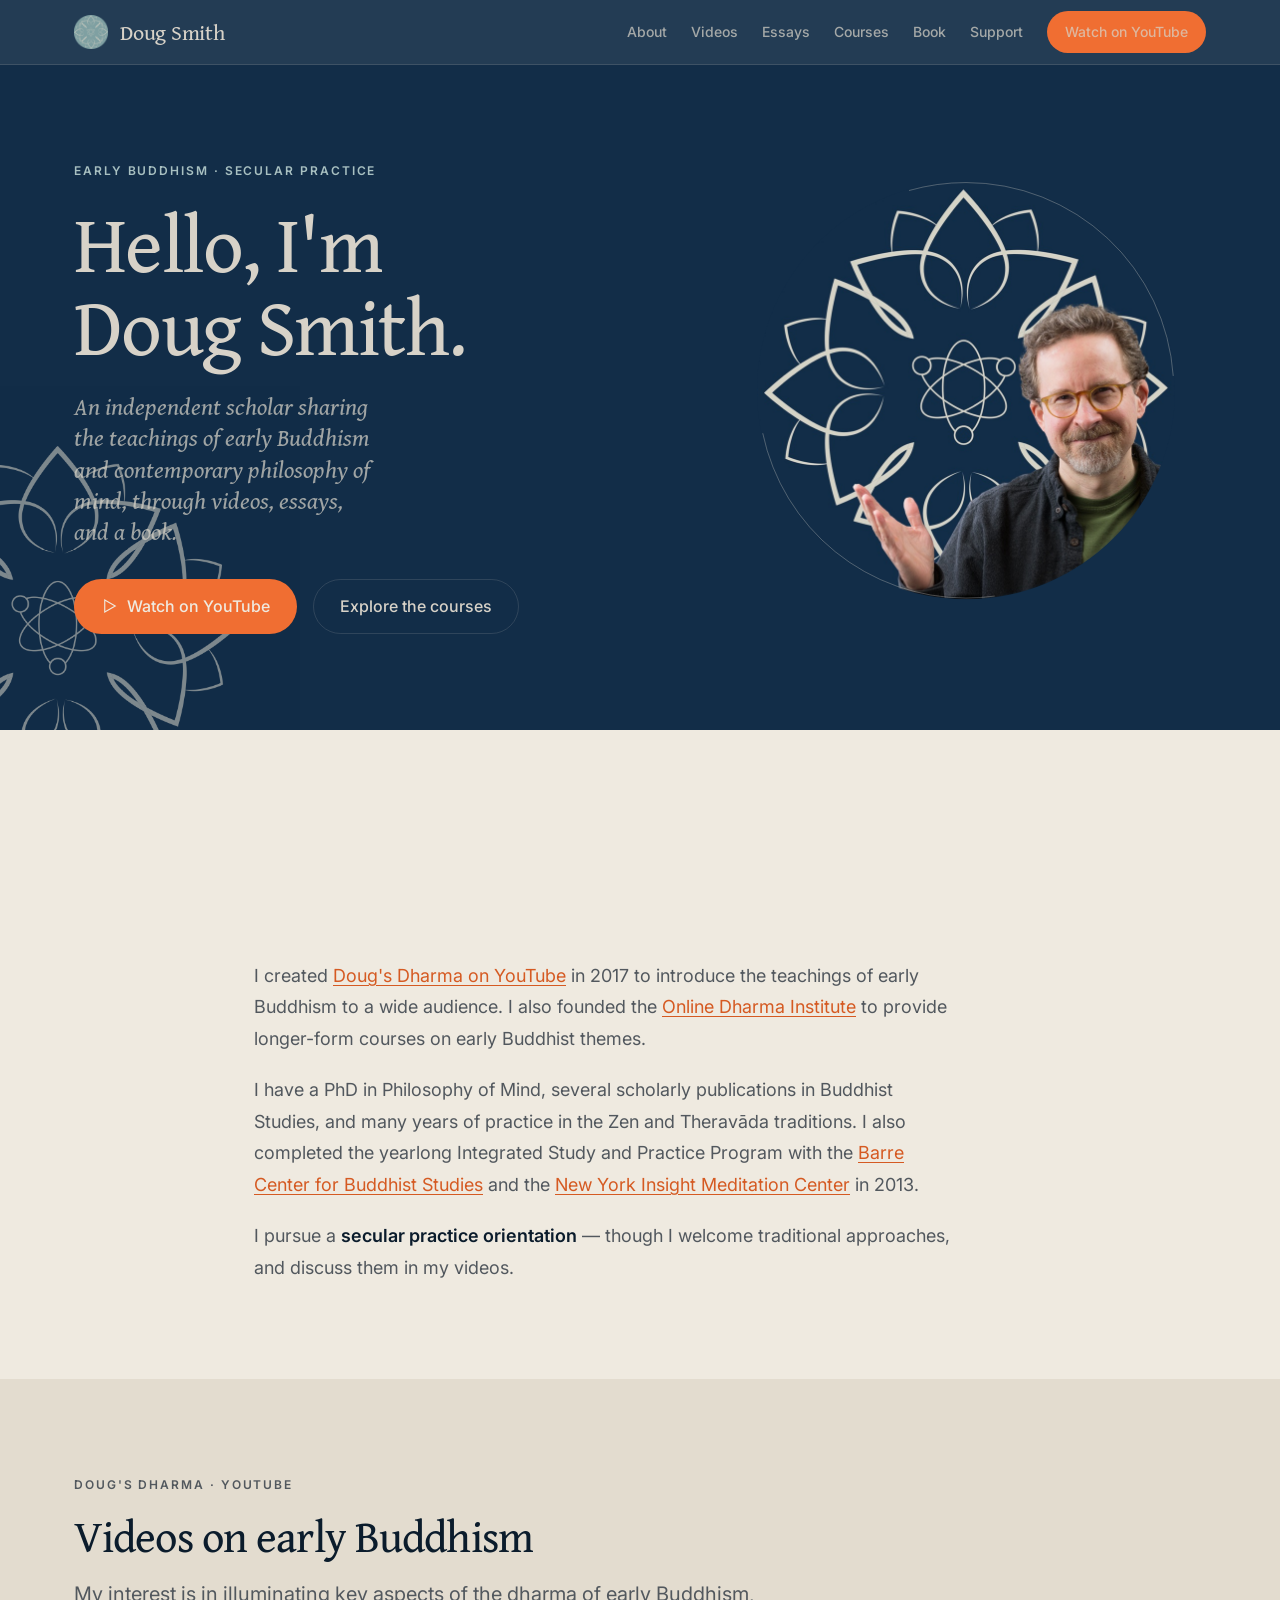
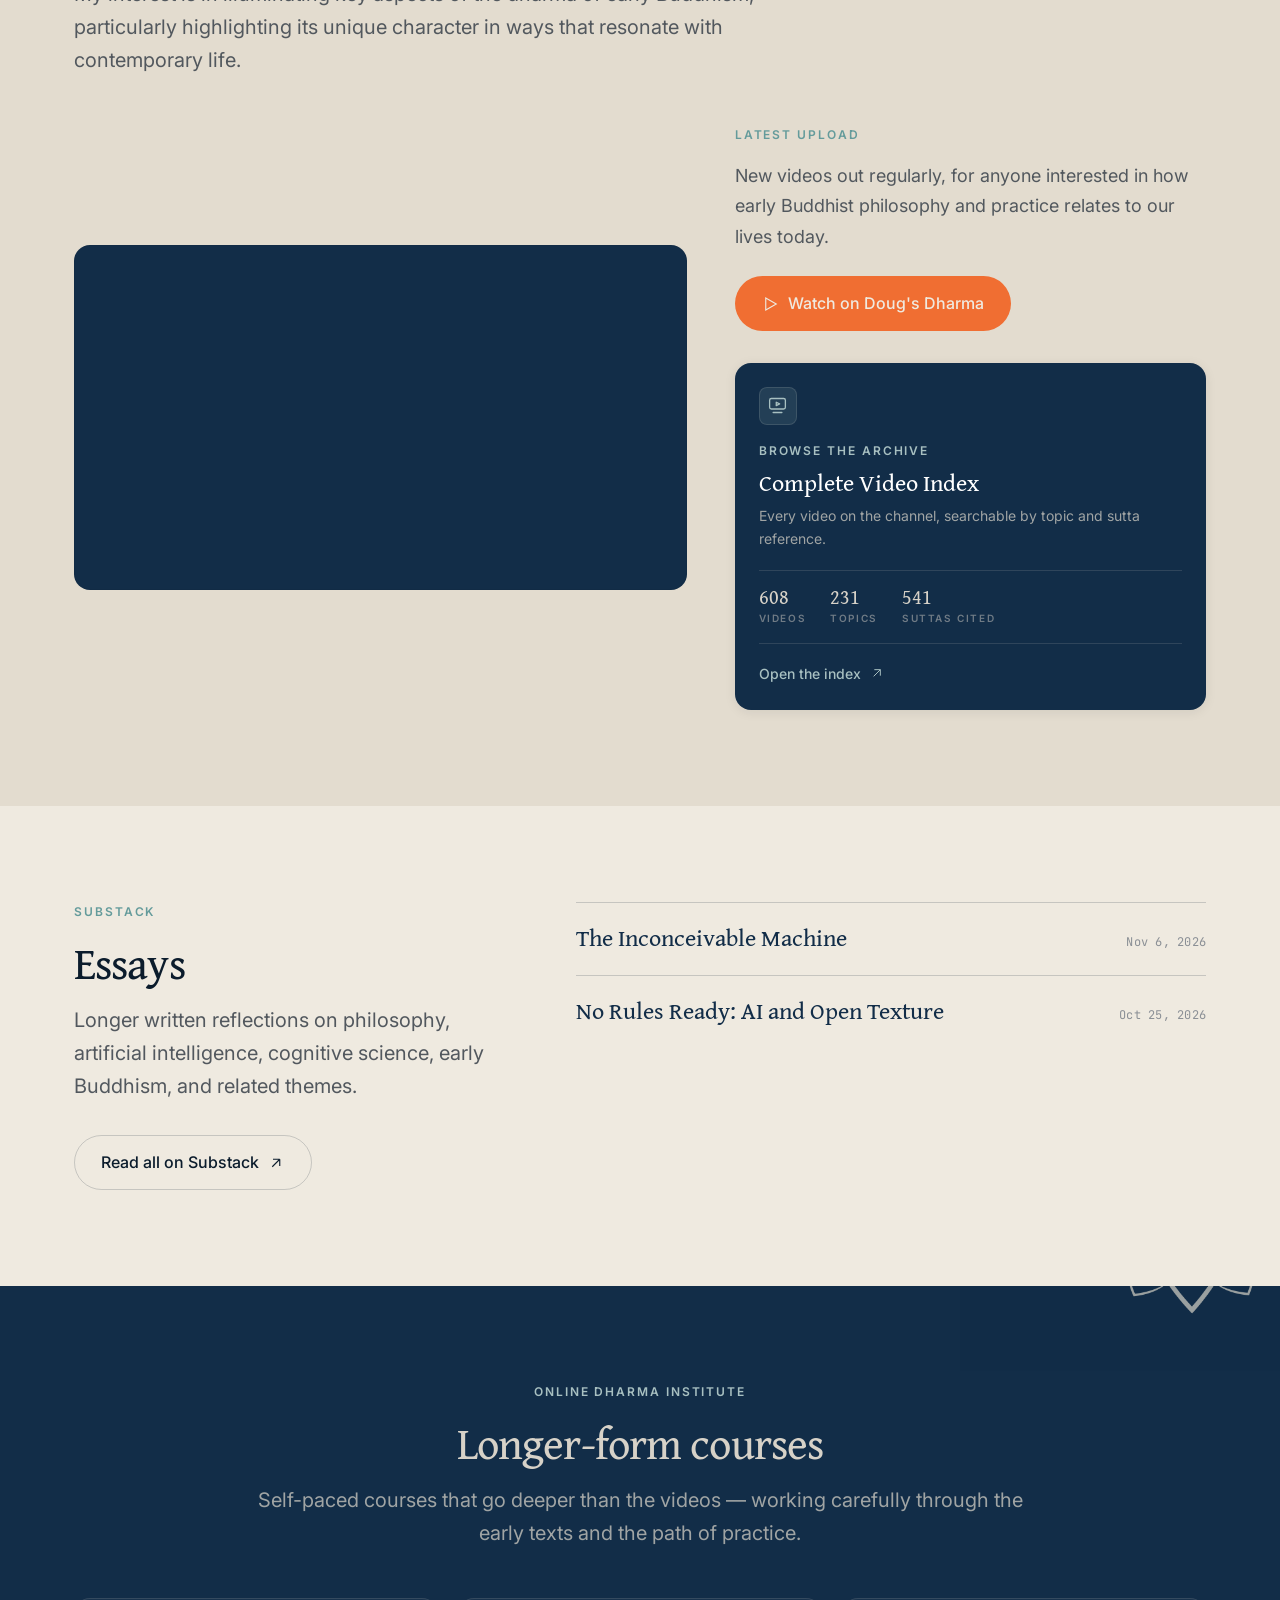
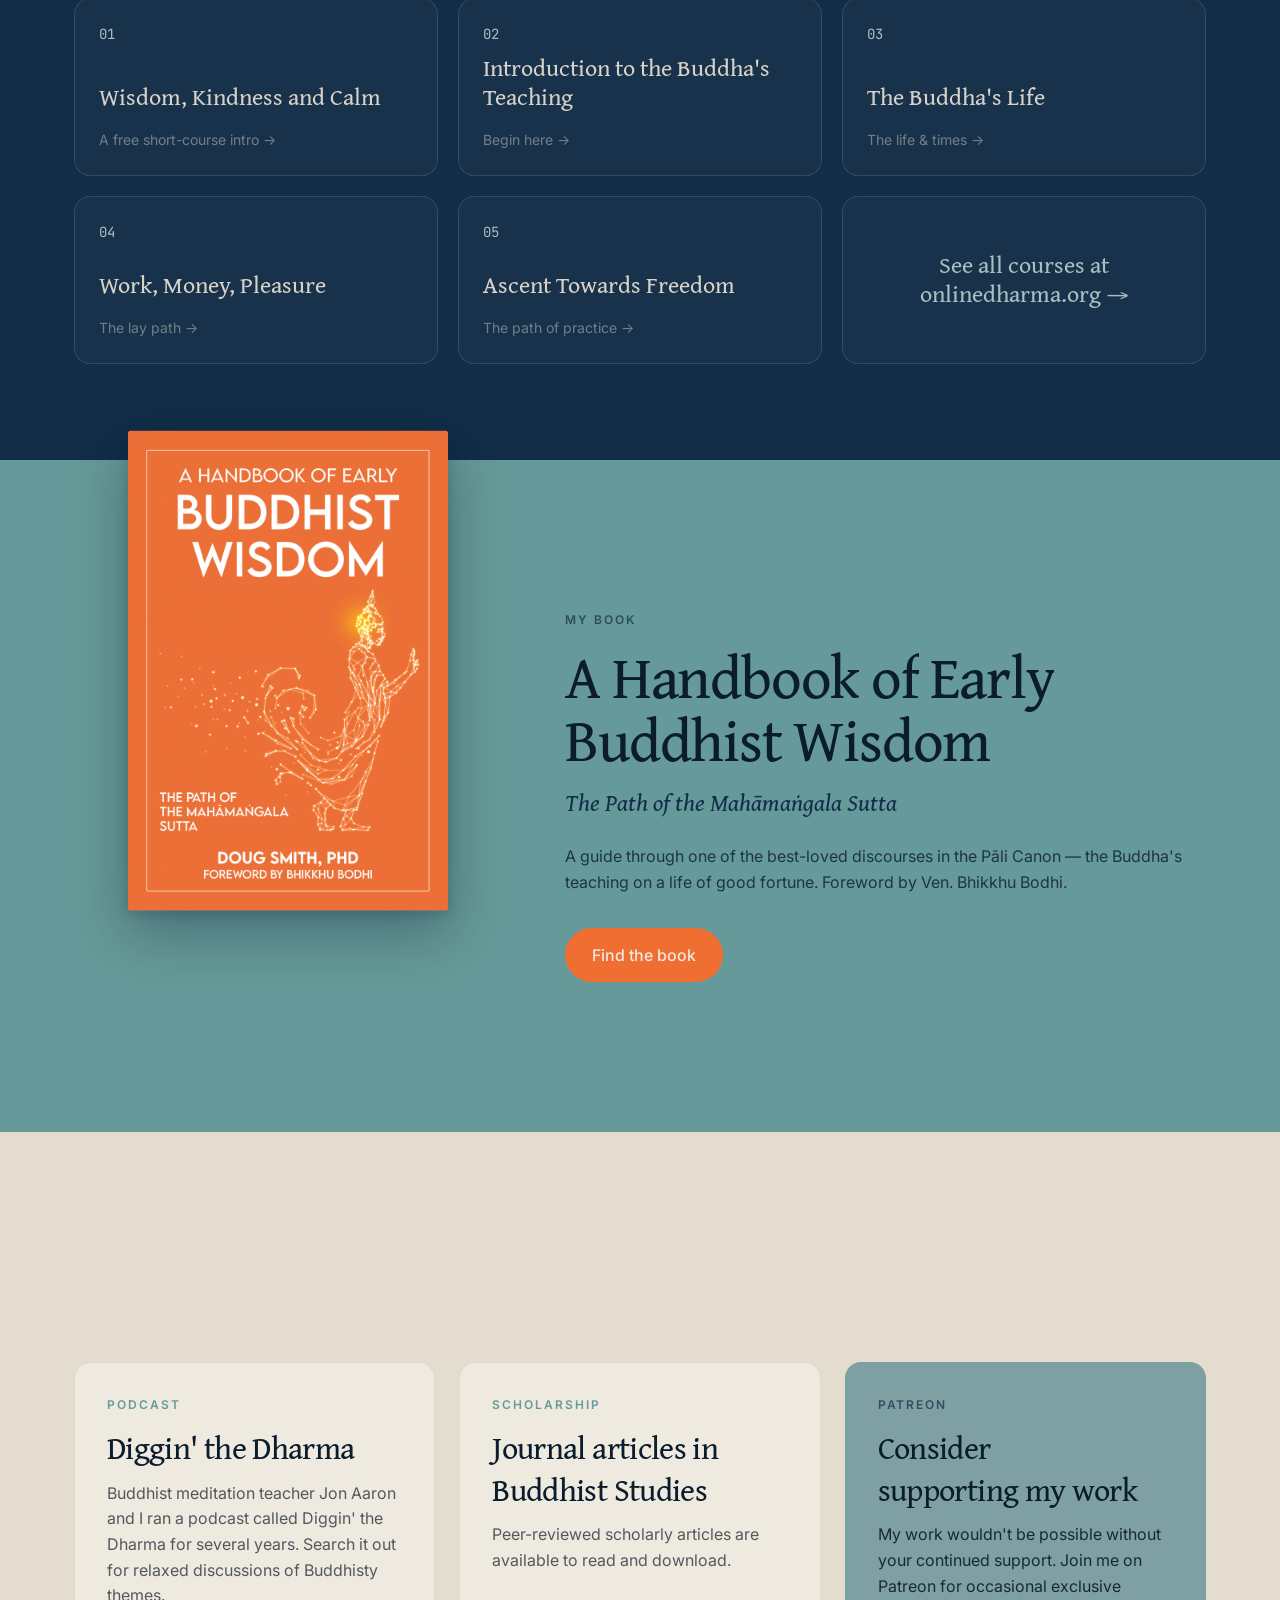
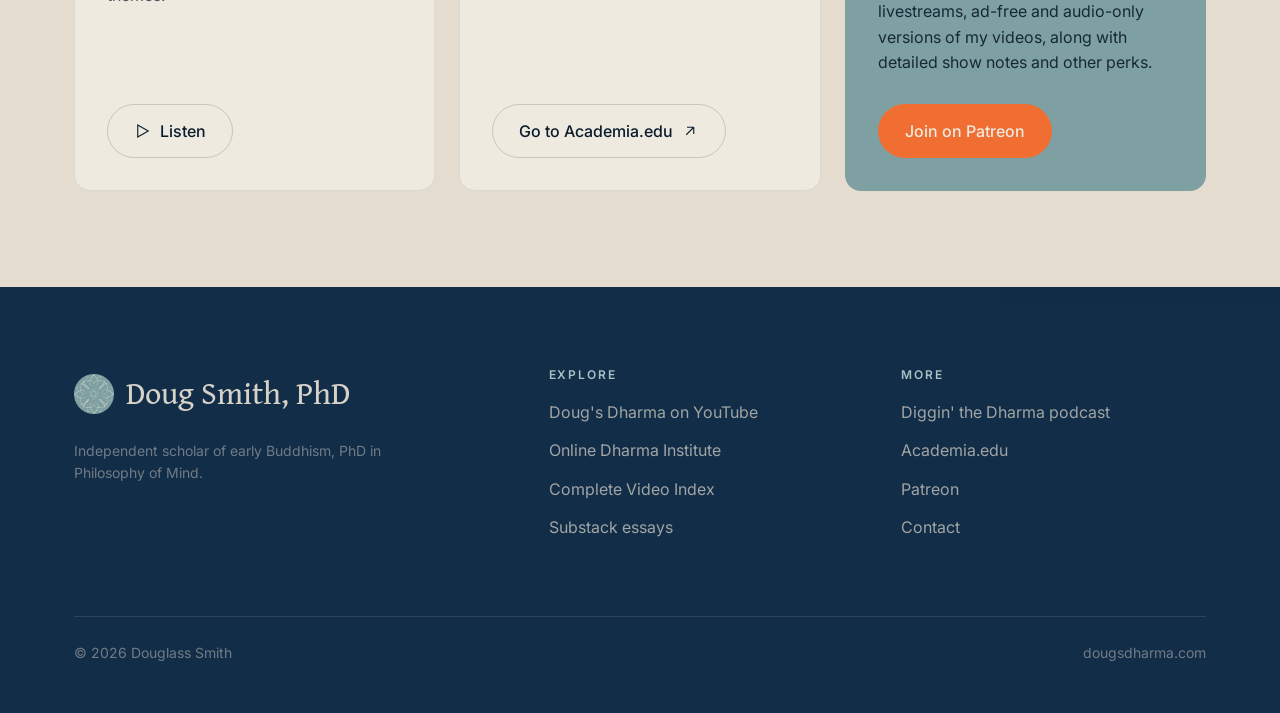
<file: index.html>
<!DOCTYPE html>
<html lang="en">
<head>
<meta charset="UTF-8">
<meta name="viewport" content="width=device-width, initial-scale=1.0">
<!-- Same GA4 snippet as the dougs-dharma-index repo (build_pages.py); change both if the measurement ID changes. -->
<!-- Google Analytics 4 (consent-gated in EEA/UK/CH) -->
<script async src="https://www.googletagmanager.com/gtag/js?id=G-HP4R79XPKS"></script>
<script>
window.dataLayer = window.dataLayer || [];
function gtag(){dataLayer.push(arguments);}
gtag('consent', 'default', {ad_storage: 'denied', ad_user_data: 'denied', ad_personalization: 'denied', analytics_storage: 'granted'});
gtag('consent', 'default', {analytics_storage: 'denied', region: ['AT', 'BE', 'BG', 'HR', 'CY', 'CZ', 'DK', 'EE', 'FI', 'FR', 'DE', 'GR', 'HU', 'IS', 'IE', 'IT', 'LV', 'LI', 'LT', 'LU', 'MT', 'NL', 'NO', 'PL', 'PT', 'RO', 'SK', 'SI', 'ES', 'SE', 'GB', 'CH']});
gtag('js', new Date());
gtag('config', 'G-HP4R79XPKS');
</script>
<title>Doug Smith — Early Buddhism, Secular Practice</title>
<meta name="description" content="Personal site of Douglass Smith, PhD — independent scholar of early Buddhism. Weekly videos on Doug's Dharma, longer courses through the Online Dharma Institute, essays, a podcast, and a book.">
<link rel="canonical" href="https://dougsdharma.com/">
<meta name="theme-color" content="#122d48">

<!-- Favicon (reuses the brand mark) -->
<link rel="icon" type="image/png" href="/assets/logo-mark.png">
<link rel="apple-touch-icon" href="/assets/logo-mark.png">

<!-- Open Graph (link previews on Facebook, LinkedIn, Slack, iMessage, etc.) -->
<meta property="og:type" content="website">
<meta property="og:site_name" content="Doug Smith">
<meta property="og:title" content="Doug Smith — Early Buddhism, Secular Practice">
<meta property="og:description" content="Personal site of Douglass Smith, PhD — independent scholar of early Buddhism. Weekly videos on Doug's Dharma, longer courses through the Online Dharma Institute, essays, a podcast, and a book.">
<meta property="og:url" content="https://dougsdharma.com/">
<meta property="og:image" content="https://dougsdharma.com/assets/doug-portrait-mandala.png">
<meta property="og:image:width" content="1500">
<meta property="og:image:height" content="1500">
<meta property="og:image:alt" content="Doug Smith">

<!-- Twitter / X card -->
<meta name="twitter:card" content="summary_large_image">
<meta name="twitter:title" content="Doug Smith — Early Buddhism, Secular Practice">
<meta name="twitter:description" content="Personal site of Douglass Smith, PhD — independent scholar of early Buddhism. Weekly videos, courses, essays, a podcast, and a book.">
<meta name="twitter:image" content="https://dougsdharma.com/assets/doug-portrait-mandala.png">

<link rel="stylesheet" href="assets/tokens.css">
<style>
  *, *::before, *::after { box-sizing: border-box; }
  html { scroll-behavior: smooth; }
  body { margin: 0; background: var(--ivory); color: var(--ink); overflow-x: hidden; }
  img { display: block; max-width: 100%; }
  .wrap { max-width: var(--container); margin: 0 auto; padding: 0 var(--space-6); }
  .narrow { max-width: 820px; }

  /* ---------------- NAV ---------------- */
  header.nav {
    position: sticky; top: 0; z-index: 50;
    background: rgba(18,45,72,0.92);
    backdrop-filter: blur(10px);
    border-bottom: 1px solid var(--border-on-dark);
  }
  .nav-inner { display: flex; align-items: center; gap: var(--space-6); height: var(--nav-h); }
  .brand { display: flex; align-items: center; gap: var(--space-3); text-decoration: none; }
  .brand img { width: 34px; height: 34px; }
  .brand .name { font-family: var(--font-display); font-size: 22px; color: var(--parchment); letter-spacing: -0.01em; }
  .nav-links { margin-left: auto; display: flex; align-items: center; gap: var(--space-6); }
  .nav-links a { font-family: var(--font-body); font-size: var(--text-sm); font-weight: 500; color: var(--fg-inv-2); text-decoration: none; transition: color var(--dur-base) var(--ease-out); }
  .nav-links a:hover { color: var(--parchment); opacity: 1; }
  .nav-cta {
    font-family: var(--font-body); font-weight: 500; font-size: var(--text-sm);
    color: var(--ivory); background: var(--ember); text-decoration: none;
    padding: 9px 18px; border-radius: var(--radius-full);
    transition: background var(--dur-base) var(--ease-out), transform var(--dur-fast) var(--ease-out);
  }
  .nav-cta:hover { background: var(--ember-deep); opacity: 1; }
  .nav-cta:active { transform: scale(0.98); }
  .nav-links .desk { display: inline; }
  @media (max-width: 860px) { .nav-links .desk { display: none; } }
  .brand .name, .nav-cta { white-space: nowrap; }
  @media (max-width: 420px) { .nav-cta .cta-long { display: none; } }

  /* ---------------- HERO ---------------- */
  .hero { background: var(--night); color: var(--parchment); position: relative; overflow: hidden; }
  .hero .watermark { position: absolute; left: -180px; bottom: -200px; width: 480px; opacity: 0.55; pointer-events: none; z-index: 0; }
  .hero-grid {
    display: grid; grid-template-columns: 1.1fr 0.9fr; gap: var(--space-16);
    align-items: center; padding: var(--space-24) var(--space-6);
    position: relative; z-index: 1;
  }
  .hero .eyebrow { color: var(--stillwater-soft); margin-bottom: var(--space-5); }
  .hero h1 { color: var(--parchment); font-size: var(--text-5xl); line-height: 1.04; margin-bottom: var(--space-6); }
  .hero .lead { color: var(--fg-inv-2); font-size: var(--text-xl); max-width: 30ch; margin-bottom: var(--space-8); }
  .hero-cta { display: flex; gap: var(--space-4); flex-wrap: wrap; }
  .portrait { width: 100%; max-width: 420px; margin: 0 auto; aspect-ratio: 1; border-radius: var(--radius-full);
    overflow: hidden; border: 1px solid var(--border-on-dark); }
  .portrait img { width: 100%; height: 100%; object-fit: cover; }

  /* buttons */
  .btn {
    display: inline-flex; align-items: center; gap: var(--space-2);
    font-family: var(--font-body); font-weight: 500; font-size: var(--text-base);
    text-decoration: none; padding: 13px 26px; border-radius: var(--radius-full);
    transition: background var(--dur-base) var(--ease-out), transform var(--dur-fast) var(--ease-out), opacity var(--dur-base) var(--ease-out);
    cursor: pointer; border: 1px solid transparent;
  }
  .btn svg { width: 18px; height: 18px; }
  .btn-primary { background: var(--ember); color: var(--ivory); }
  .btn-primary:hover { background: var(--ember-deep); opacity: 1; }
  .btn-primary:active { transform: scale(0.98); }
  .btn-ghost-dark { background: transparent; color: var(--parchment); border-color: var(--border-on-dark); }
  .btn-ghost-dark:hover { background: rgba(215,210,200,0.08); opacity: 1; }
  .btn-ghost-light { background: transparent; color: var(--ink); border-color: var(--border-strong-light); }
  .btn-ghost-light:hover { background: var(--ivory-deep); opacity: 1; }

  /* ---------------- SECTION SCAFFOLD ---------------- */
  section.s { padding: var(--space-24) 0; }
  section.ivory { background: var(--ivory); }
  section.ivory-deep { background: var(--ivory-deep); }
  .eyebrow.center, .sec-head.center { text-align: center; }
  .sec-head { margin-bottom: var(--space-12); }
  .sec-head .eyebrow { margin-bottom: var(--space-4); }
  .sec-head h2 { font-size: var(--text-3xl); }
  .sec-head.center h2 { margin-left: auto; margin-right: auto; }
  .sec-head p.kicker { font-size: var(--text-lg); color: var(--smoke); margin-top: var(--space-4); max-width: 60ch; }
  .sec-head.center p.kicker { margin-left: auto; margin-right: auto; }

  /* ---------------- ABOUT ---------------- */
  .prose p { font-size: var(--text-md); line-height: 1.75; color: var(--smoke); margin-bottom: var(--space-5); max-width: 64ch; }
  .prose p:last-child { margin-bottom: 0; }
  .prose a { color: var(--ember-deep); }
  .prose strong { color: var(--ink); font-weight: 600; }

  /* ---------------- VIDEOS ---------------- */
  .video-row { display: grid; grid-template-columns: 1.3fr 1fr; gap: var(--space-12); align-items: center; }
  .video-frame { border-radius: var(--radius-lg); overflow: hidden; border: 1px solid var(--border-on-light); aspect-ratio: 16/9; background: var(--night); }
  .video-frame iframe { width: 100%; height: 100%; border: 0; display: block; }
  .video-cta { display: flex; flex-direction: column; align-items: center; justify-content: center; gap: var(--space-4); text-decoration: none; }
  .video-cta .play { width: 76px; height: 76px; border-radius: var(--radius-full); background: var(--ember); display: flex; align-items: center; justify-content: center; transition: transform var(--dur-base) var(--ease-out), background var(--dur-base); }
  .video-cta:hover .play { transform: scale(1.06); background: var(--ember-deep); opacity: 1; }
  .video-cta .play svg { width: 30px; height: 30px; color: var(--ivory); margin-left: 4px; }
  .video-cta .vlabel { font-family: var(--font-body); font-weight: 500; font-size: var(--text-base); color: var(--parchment); }
  .index-link {
    display: inline-flex; align-items: center; gap: var(--space-2);
    font-family: var(--font-display); font-size: var(--text-xl); color: var(--night);
    text-decoration: none; border-bottom: 1px solid var(--stillwater); padding-bottom: 2px;
    transition: opacity var(--dur-base);
  }
  .index-link:hover { opacity: 0.7; }

  /* ---- Video index card (links to videos.dougsdharma.com) ---- */
  .index-card {
    display: block; margin-top: var(--space-8);
    background: var(--night); color: var(--parchment);
    border-radius: var(--radius-lg); padding: var(--space-6);
    text-decoration: none; box-shadow: var(--shadow-2);
    transition: box-shadow var(--dur-base) var(--ease-out),
                transform var(--dur-base) var(--ease-out);
  }
  .index-card:hover { box-shadow: var(--shadow-lift); transform: translateY(-2px); }
  .ic-mark {
    display: inline-flex; align-items: center; justify-content: center;
    width: 38px; height: 38px; border-radius: var(--radius-md);
    background: rgba(127,160,162,0.16); border: 1px solid var(--border-on-dark);
    color: var(--stillwater-soft); margin-bottom: var(--space-4);
  }
  .ic-mark svg { width: 21px; height: 21px; }
  .ic-label {
    display: block; font-family: var(--font-body); font-size: var(--text-xs);
    font-weight: 600; letter-spacing: var(--tracking-widest); text-transform: uppercase;
    color: var(--stillwater-soft); margin-bottom: var(--space-2);
  }
  .ic-title {
    display: block; font-family: var(--font-display); font-size: var(--text-xl);
    color: #fff; line-height: 1.2; margin-bottom: var(--space-2);
  }
  .ic-sub {
    display: block; font-family: var(--font-body); font-size: var(--text-sm);
    color: rgba(215,210,200,0.72); line-height: 1.6; margin-bottom: var(--space-5);
  }
  .ic-stats {
    display: flex; flex-wrap: wrap; gap: var(--space-6);
    padding: var(--space-4) 0; margin-bottom: var(--space-4);
    border-top: 1px solid var(--border-on-dark);
    border-bottom: 1px solid var(--border-on-dark);
  }
  .ic-stats > span { display: flex; flex-direction: column; gap: 3px; }
  .ic-stats b {
    font-family: var(--font-display); font-weight: 400;
    font-size: var(--text-lg); color: var(--parchment); line-height: 1;
  }
  .ic-stats i {
    font-style: normal; font-family: var(--font-body); font-size: 10px; font-weight: 600;
    letter-spacing: var(--tracking-widest); text-transform: uppercase;
    color: rgba(215,210,200,0.48);
  }
  .ic-go {
    display: inline-flex; align-items: center; gap: var(--space-2);
    font-family: var(--font-body); font-size: var(--text-sm); font-weight: 500;
    color: var(--stillwater-soft); transition: color var(--dur-base);
  }
  .ic-go svg { width: 16px; height: 16px; transition: transform var(--dur-base) var(--ease-out); }
  .index-card:hover .ic-go { color: var(--parchment); }
  .index-card:hover .ic-go svg { transform: translate(2px, -2px); }
  @media (max-width: 900px) { .ic-stats { gap: var(--space-5); } }

  /* ---------------- WRITING / RESEARCH cards ---------------- */
  .two-col { display: grid; grid-template-columns: 1fr 1fr; gap: var(--space-6); }
  .card {
    background: var(--ivory); border: 1px solid var(--border-on-light); border-radius: var(--radius-lg);
    padding: var(--space-8); display: flex; flex-direction: column; gap: var(--space-3);
    transition: box-shadow var(--dur-base) var(--ease-out), transform var(--dur-base) var(--ease-out);
  }
  section.ivory .card { background: var(--white-true); }
  .card:hover { box-shadow: var(--shadow-2); transform: translateY(-2px); }
  .card .eyebrow { color: var(--stillwater-deep); }
  .card h3 { font-size: var(--text-2xl); }
  .card p { font-size: var(--text-base); color: var(--smoke); line-height: 1.6; flex: 1; }
  .card a.go {
    align-self: flex-start; font-family: var(--font-body); font-weight: 500; font-size: var(--text-sm);
    color: var(--ember-deep); text-decoration: none; display: inline-flex; align-items: center; gap: 6px;
  }
  .card a.go:hover { opacity: 0.7; }
  .card a.go svg { width: 15px; height: 15px; }

  /* ---------------- COURSES (Night) ---------------- */
  section.night { background: var(--night); color: var(--parchment); position: relative; overflow: hidden; }
  section.night .eyebrow { color: var(--stillwater-soft); }
  section.night h2 { color: var(--parchment); }
  section.night .sec-head p.kicker { color: var(--fg-inv-2); }
  section.night .watermark { position: absolute; right: -140px; top: -100px; width: 460px; opacity: 0.7; pointer-events: none; z-index: 0; }
  section.night .wrap { position: relative; z-index: 1; }
  .courses { display: grid; grid-template-columns: repeat(3, 1fr); gap: var(--space-5); position: relative; }
  .course {
    display: flex; flex-direction: column; gap: var(--space-2);
    padding: var(--space-6); border: 1px solid var(--border-on-dark); border-radius: var(--radius-lg);
    text-decoration: none; background: rgba(215,210,200,0.03);
    transition: background var(--dur-base) var(--ease-out), transform var(--dur-base) var(--ease-out);
    min-height: 168px;
  }
  .course:hover { background: rgba(215,210,200,0.07); transform: translateY(-2px); opacity: 1; }
  .course .num { font-family: var(--font-mono); font-size: var(--text-sm); color: var(--stillwater-soft); }
  .course .t { font-family: var(--font-display); font-size: var(--text-xl); color: var(--parchment); line-height: 1.2; margin-top: auto; }
  .course .arrow { font-size: var(--text-sm); color: var(--fg-inv-3); margin-top: var(--space-2); }
  .courses-cta { text-align: center; margin-top: var(--space-12); position: relative; }

  /* ---------------- BOOK (teal) ---------------- */
  section.book { background: #669999; }
  .book-grid { display: grid; grid-template-columns: 0.8fr 1.2fr; gap: var(--space-16); align-items: center; }
  .book-img { display: flex; justify-content: center; }
  .book-img img { width: 320px; max-width: 78%; border-radius: 3px; box-shadow: 0 22px 55px rgba(11,28,44,0.32), 0 4px 12px rgba(11,28,44,0.18); }
  .book-copy .eyebrow { color: var(--night); opacity: 0.7; margin-bottom: var(--space-4); }
  .book-copy h2 { color: var(--ink); font-size: var(--text-4xl); line-height: 1.05; }
  .book-copy .subtitle { font-family: var(--font-display); font-style: italic; font-size: var(--text-xl); color: var(--night); margin-top: var(--space-3); }
  .book-copy .foreword { font-size: var(--text-base); color: var(--ink); opacity: 0.8; margin-top: var(--space-5); }
  .book-copy .btn-primary { margin-top: var(--space-8); }

  /* ---------------- ELSEWHERE: podcast · scholarship · support ---------------- */
  .more-grid { display: grid; grid-template-columns: repeat(3, 1fr); gap: var(--space-6); align-items: stretch; }
  .more-grid .card { scroll-margin-top: calc(var(--nav-h) + var(--space-6)); }
  .card .btn { align-self: flex-start; margin-top: var(--space-4); }
  .more-grid .card-support { background: var(--stillwater); border-color: transparent; }
  .card-support .eyebrow { color: var(--night); opacity: 0.7; }
  .card-support p { color: var(--ink); opacity: 0.9; }

  /* ---------------- FOOTER ---------------- */
  footer.site { background: var(--night); color: var(--fg-inv-2); position: relative; overflow: hidden; padding: var(--space-20) 0 var(--space-12); }
  footer.site .watermark { position: absolute; right: -80px; bottom: -90px; width: 360px; opacity: 0.7; pointer-events: none; }
  .foot-grid { display: grid; grid-template-columns: 1.4fr 1fr 1fr; gap: var(--space-12); position: relative; }
  .foot-brand { display: flex; align-items: center; gap: var(--space-3); margin-bottom: var(--space-5); }
  .foot-brand img { width: 40px; height: 40px; }
  .foot-brand .name { font-family: var(--font-display); font-size: var(--text-2xl); color: var(--parchment); }
  .foot-blurb { font-size: var(--text-sm); color: var(--fg-inv-3); max-width: 38ch; line-height: 1.6; }
  .foot-col h4 { font-family: var(--font-body); font-size: var(--text-xs); font-weight: 600; letter-spacing: var(--tracking-widest); text-transform: uppercase; color: var(--stillwater-soft); margin-bottom: var(--space-4); }
  .foot-col a { display: block; font-size: var(--text-base); color: var(--fg-inv-2); text-decoration: none; margin-bottom: var(--space-3); transition: color var(--dur-base); }
  .foot-col a:hover { color: var(--parchment); opacity: 1; }
  .foot-bottom { position: relative; margin-top: var(--space-16); padding-top: var(--space-6); border-top: 1px solid var(--border-on-dark); display: flex; justify-content: space-between; flex-wrap: wrap; gap: var(--space-4); }
  .foot-bottom p { font-size: var(--text-sm); color: var(--fg-inv-3); }

  /* ---------------- ESSAYS (Substack) ---------------- */
  .essays-grid { display: grid; grid-template-columns: 0.82fr 1.18fr; gap: var(--space-16); align-items: start; }
  .essays-intro .btn { margin-top: var(--space-8); }
  .essay-list { display: flex; flex-direction: column; }
  .essay {
    display: flex; align-items: baseline; justify-content: space-between; gap: var(--space-6);
    padding: var(--space-5) 0; border-top: 1px solid var(--border-on-light); text-decoration: none;
  }
  .essay:last-child { border-bottom: 1px solid var(--border-on-light); }
  .essay:hover { opacity: 1; }
  .essay .e-title { font-family: var(--font-display); font-size: var(--text-xl); color: var(--night); line-height: 1.25; text-wrap: pretty; transition: color var(--dur-base) var(--ease-out); }
  .essay:hover .e-title { color: var(--ember-deep); }
  .essay .e-date { font-family: var(--font-mono); font-size: var(--text-xs); color: var(--mist); white-space: nowrap; letter-spacing: 0.02em; flex: none; padding-top: 5px; }

  /* video caption */
  .v-caption { font-family: var(--font-body); font-size: var(--text-xs); font-weight: 600; letter-spacing: var(--tracking-widest); text-transform: uppercase; color: var(--stillwater-deep); margin-bottom: var(--space-4); }

  /* ---------------- MOTION ----------------
     House rule: slow and gentle — fades and small rises, never bounces,
     springs or flips. Every effect below is switched off for visitors who
     have asked their device for reduced motion. */

  /* Scroll reveal: a small rise with a soft focus-pull. Each block reveals once. */
  .js .reveal {
    opacity: 0; transform: translateY(16px); filter: blur(5px);
    transition: opacity 1s var(--ease-out), transform 1s var(--ease-out), filter 1s var(--ease-out);
  }
  .js .reveal.in { opacity: 1; transform: none; filter: none; }

  /* Headlines rise word by word from behind their own baseline. */
  .js .w { display: inline-block; overflow: hidden; vertical-align: top; padding: 0.14em 0 0.2em; margin: -0.14em 0 -0.2em; }
  .js .w > span { display: inline-block; transform: translateY(110%); transition: transform 1.2s var(--ease-out); transition-delay: calc(var(--wi, 0) * 70ms + 150ms); }
  .js .in .w > span { transform: none; }

  /* Hero portrait settles in on load, and its hairline ring draws itself once. */
  .portrait { position: relative; }
  .portrait .ring { display: none; }
  .js .portrait { border-color: transparent; }
  .js .portrait .ring { display: block; position: absolute; inset: 0; width: 100%; height: 100%; transform: rotate(-90deg); pointer-events: none; }
  .portrait .ring circle { fill: none; stroke: var(--parchment); stroke-opacity: 0.32; stroke-width: 1px; vector-effect: non-scaling-stroke; stroke-dasharray: 100; stroke-dashoffset: 100; transition: stroke-dashoffset 2.6s var(--ease-inout) 0.4s; }
  .js .portrait img { opacity: 0; transform: scale(1.05); transition: opacity 1.4s var(--ease-out), transform 2.4s var(--ease-out); }
  .js.loaded .portrait img { opacity: 1; transform: none; }
  .js.loaded .portrait .ring circle { stroke-dashoffset: 0; }

  /* Mandala watermarks turn almost imperceptibly: one revolution every seven minutes. */
  @keyframes drift { to { rotate: 360deg; } }
  .watermark { will-change: transform; animation: drift 420s linear infinite; }

  /* Nav: a hairline glides beneath the link for the section you're reading. */
  .nav { transition: box-shadow var(--dur-slow) var(--ease-out); }
  .nav.scrolled { box-shadow: 0 6px 24px rgba(11,28,44,0.18); }
  .nav-links { position: relative; }
  .nav-links a.current { color: var(--parchment); }
  .nav-ink { position: absolute; left: 0; top: 0; width: 1px; height: 1px; background: var(--stillwater-soft); opacity: 0; pointer-events: none; transform-origin: left; transition: transform 0.7s var(--ease-out), opacity 0.5s var(--ease-out); }
  @media (max-width: 860px) { .nav-ink { display: none; } }

  /* Essay list: hairline rules draw in from the left; titles underline on hover
     (replaces the colour change, per the house rule on hover). */
  .js .essay { position: relative; border-top-color: transparent; }
  .js .essay:last-child { border-bottom-color: transparent; }
  .js .essay::before, .js .essay:last-child::after { content: ''; position: absolute; left: 0; right: 0; height: 1px; background: var(--border-strong-light); transform: scaleX(0); transform-origin: left; transition: transform 1.3s var(--ease-out); transition-delay: var(--d, 0ms); }
  .js .essay::before { top: -1px; }
  .js .essay:last-child::after { bottom: -1px; }
  .js .essay.in::before, .js .essay.in:last-child::after { transform: scaleX(1); }
  .essay .e-title { background: linear-gradient(currentColor, currentColor) 0 100% / 0 1px no-repeat; transition: background-size 0.6s var(--ease-out); padding-bottom: 2px; }
  .essay:hover .e-title { color: var(--night); background-size: 100% 1px; }
  .essay .e-date { transition: color var(--dur-base) var(--ease-out); }
  .essay:hover .e-date { color: var(--smoke); }

  /* Arrows lean toward where they point. */
  .ar { display: inline-block; transition: transform 0.4s var(--ease-out); }
  .course:hover .ar { transform: translateX(4px); }
  .btn:hover svg.ar, .card a.go:hover svg.ar { transform: translate(2px, -2px); }

  /* Course cards: the hairline and number brighten slightly on hover. */
  .course { transition: background var(--dur-base) var(--ease-out), transform var(--dur-base) var(--ease-out), border-color var(--dur-slow) var(--ease-out); }
  .course:hover { border-color: rgba(215,210,200,0.30); }
  .course .num { transition: color var(--dur-slow) var(--ease-out); }
  .course:hover .num { color: var(--parchment); }

  /* Buttons lift a hair. */
  .btn:hover { transform: translateY(-1px); }
  .btn:active { transform: scale(0.98); }

  /* Book: floats a touch against the text, and lifts on hover. */
  .book-img img { transition: transform 0.7s var(--ease-out), box-shadow 0.7s var(--ease-out); }
  .book-img:hover img { transform: translateY(-5px); box-shadow: 0 32px 70px rgba(11,28,44,0.36), 0 6px 16px rgba(11,28,44,0.2); }

  /* Index stats tick up to their value the first time they come into view. */
  .ic-stats b { display: inline-block; }

  @media (prefers-reduced-motion: reduce) {
    .js .reveal { opacity: 1 !important; transform: none !important; filter: none !important; }
    .js .w > span { transform: none !important; }
    .js .portrait img { opacity: 1 !important; transform: none !important; }
    .portrait .ring circle { stroke-dashoffset: 0 !important; }
    .js .essay::before, .js .essay:last-child::after { transform: none !important; }
    .watermark { animation: none !important; }
  }

  /* ---------------- RESPONSIVE ---------------- */
  @media (max-width: 920px) {
    .hero-grid { grid-template-columns: 1fr; gap: var(--space-12); text-align: center; }
    .hero .lead { margin-left: auto; margin-right: auto; }
    .hero-cta { justify-content: center; }
    .hero .eyebrow { text-align: center; }
    .portrait { order: -1; max-width: 320px; }
    .video-row { grid-template-columns: 1fr; }
    .courses { grid-template-columns: 1fr 1fr; }
    .book-grid { grid-template-columns: 1fr; gap: var(--space-10); text-align: center; }
    .book-img { order: -1; }
    .book-copy .btn-primary { display: inline-flex; }
    .more-grid { grid-template-columns: 1fr; }
    .two-col, .foot-grid { grid-template-columns: 1fr; }
    .essays-grid { grid-template-columns: 1fr; gap: var(--space-10); }
  }
  @media (max-width: 560px) {
    section.s { padding: var(--space-16) 0; }
    .hero-grid { padding: var(--space-16) var(--space-6); }
    .hero h1 { font-size: var(--text-4xl); }
    .courses { grid-template-columns: 1fr; }
  }
</style>
<script>document.documentElement.classList.add('js');</script>
<script type="application/ld+json">
{
  "@context": "https://schema.org",
  "@graph": [
    {
      "@type": "Person",
      "@id": "https://dougsdharma.com/#doug",
      "name": "Douglass Smith",
      "alternateName": "Doug Smith",
      "jobTitle": "Independent scholar of early Buddhism",
      "description": "Douglass Smith, PhD — independent scholar of early Buddhism, creator of the Doug's Dharma YouTube channel, and author of A Handbook of Early Buddhist Wisdom.",
      "url": "https://dougsdharma.com/",
      "image": "https://dougsdharma.com/assets/doug-portrait-mandala.png",
      "sameAs": [
        "https://www.youtube.com/c/dougsdharma",
        "https://dougsmithphd.substack.com",
        "https://independent.academia.edu/DouglassSmith",
        "https://onlinedharma.org",
        "https://pod.link/digginthedharma",
        "https://www.patreon.com/dougsseculardharma"
      ]
    },
    {
      "@type": "WebSite",
      "@id": "https://dougsdharma.com/#website",
      "name": "Doug Smith",
      "url": "https://dougsdharma.com/",
      "publisher": { "@id": "https://dougsdharma.com/#doug" }
    }
  ]
}
</script>
</head>
<body>

  <!-- ============ NAV ============ -->
  <header class="nav">
    <div class="wrap nav-inner">
      <a class="brand" href="#top">
        <img src="assets/logo-mark.png" alt="">
        <span class="name">Doug Smith</span>
      </a>
      <nav class="nav-links">
        <a class="desk" href="#about">About</a>
        <a class="desk" href="#videos">Videos</a>
        <a class="desk" href="#essays">Essays</a>
        <a class="desk" href="#courses">Courses</a>
        <a class="desk" href="#book">Book</a>
        <a class="desk" href="#support">Support</a>
        <a class="nav-cta" href="https://www.youtube.com/c/dougsdharma" target="_blank" rel="noopener"><span class="cta-long">Watch on </span>YouTube</a>
      </nav>
    </div>
  </header>

  <!-- ============ HERO ============ -->
  <section class="hero" id="top">
    <img class="watermark" src="assets/logo-mandala-on-navy.png" alt="">
    <div class="wrap hero-grid">
      <div data-stagger>
        <div class="eyebrow reveal">Early Buddhism · Secular practice</div>
        <h1 class="reveal">Hello, I'm Doug Smith.</h1>
        <p class="lead reveal">An independent scholar sharing the teachings of early Buddhism and contemporary philosophy of mind, through videos, essays, and a book.</p>
        <div class="hero-cta reveal">
          <a class="btn btn-primary" href="https://www.youtube.com/c/dougsdharma" target="_blank" rel="noopener">
            <svg viewBox="0 0 24 24" fill="none" stroke="currentColor" stroke-width="1.5"><path d="M5 4l14 8-14 8V4z"/></svg>
            Watch on YouTube
          </a>
          <a class="btn btn-ghost-dark" href="#courses">Explore the courses</a>
        </div>
      </div>
      <div class="portrait" data-parallax="0.045">
        <img src="assets/doug-portrait-mandala-840.jpg" width="840" height="840" alt="Doug Smith">
        <svg class="ring" viewBox="0 0 100 100" aria-hidden="true"><circle cx="50" cy="50" r="49.7" pathLength="100"/></svg>
      </div>
    </div>
  </section>

  <!-- ============ ABOUT ============ -->
  <section class="s ivory" id="about">
    <div class="wrap narrow">
      <div class="sec-head reveal">
        <div class="eyebrow">About</div>
        <h2>My path</h2>
      </div>
      <div class="prose" data-stagger>
        <p class="reveal">I created <a href="https://www.youtube.com/c/dougsdharma" target="_blank" rel="noopener">Doug's Dharma on YouTube</a> in 2017 to introduce the teachings of early Buddhism to a wide audience. I also founded the <a href="https://onlinedharma.org" target="_blank" rel="noopener">Online Dharma Institute</a> to provide longer-form courses on early Buddhist themes.</p>
        <p class="reveal">I have a PhD in Philosophy of Mind, several scholarly publications in Buddhist Studies, and many years of practice in the Zen and Theravāda traditions. I also completed the yearlong Integrated Study and Practice Program with the <a href="https://www.buddhistinquiry.org" target="_blank" rel="noopener">Barre Center for Buddhist Studies</a> and the <a href="https://www.nyimc.org" target="_blank" rel="noopener">New York Insight Meditation Center</a> in 2013.</p>
        <p class="reveal">I pursue a <strong>secular practice orientation</strong> — though I welcome traditional approaches, and discuss them in my videos.</p>
      </div>
    </div>
  </section>

  <!-- ============ VIDEOS ============ -->
  <section class="s ivory-deep" id="videos">
    <div class="wrap">
      <div class="sec-head reveal">
        <div class="eyebrow">Doug's Dharma · YouTube</div>
        <h2>Videos on early Buddhism</h2>
        <p class="kicker">My interest is in illuminating key aspects of the dharma of early Buddhism, particularly highlighting its unique character in ways that resonate with contemporary life.</p>
      </div>
      <div class="video-row reveal">
        <div class="video-frame">
          <iframe src="https://www.youtube.com/embed/videoseries?list=UUPIyEJzvW7SsbiIrooixjNA&rel=0&modestbranding=1" title="Latest from Doug's Dharma" loading="lazy" allow="accelerometer; autoplay; clipboard-write; encrypted-media; gyroscope; picture-in-picture; web-share" allowfullscreen></iframe>
        </div>
        <div>
          <div class="v-caption">Latest upload</div>
          <p class="prose" style="margin-bottom:var(--space-6)"><span style="color:var(--smoke);font-size:var(--text-md);line-height:1.7">New videos out regularly, for anyone interested in how early Buddhist philosophy and practice relates to our lives today.</span></p>
          <a class="btn btn-primary" href="https://www.youtube.com/c/dougsdharma" target="_blank" rel="noopener">
            <svg viewBox="0 0 24 24" fill="none" stroke="currentColor" stroke-width="1.5"><path d="M5 4l14 8-14 8V4z"/></svg>
            Watch on Doug's Dharma
          </a>
          <a class="index-card" href="https://videos.dougsdharma.com/" target="_blank" rel="noopener">
            <span class="ic-mark">
              <svg viewBox="0 0 24 24" fill="none" stroke="currentColor" stroke-width="1.5" stroke-linecap="round" stroke-linejoin="round"><rect x="3" y="4" width="18" height="12" rx="2"/><path d="M10.6 8.3l3.8 1.9-3.8 1.9V8.3z"/><path d="M7 20h10"/></svg>
            </span>
            <span class="ic-label">Browse the archive</span>
            <span class="ic-title">Complete Video Index</span>
            <span class="ic-sub">Every video on the channel, searchable by topic and sutta reference.</span>
            <span class="ic-stats">
              <!-- INDEXSTATS:START -->
              <span><b>628</b><i>Videos</i></span>
              <span><b>238</b><i>Topics</i></span>
              <span><b>558</b><i>Suttas cited</i></span>
              <!-- INDEXSTATS:END -->
            </span>
            <span class="ic-go">Open the index
              <svg viewBox="0 0 24 24" fill="none" stroke="currentColor" stroke-width="1.5"><path d="M7 17L17 7M17 7H8M17 7v9"/></svg>
            </span>
          </a>
        </div>
      </div>
    </div>
  </section>

  <!-- ============ ESSAYS ============ -->
  <section class="s ivory" id="essays">
    <div class="wrap">
      <div class="essays-grid">
        <div class="essays-intro reveal">
          <div class="eyebrow" style="color:var(--stillwater-deep);margin-bottom:var(--space-4)">Substack</div>
          <h2 style="font-size:var(--text-3xl)">Essays</h2>
          <p class="kicker" style="font-size:var(--text-lg);color:var(--smoke);margin-top:var(--space-4);max-width:42ch">Longer written reflections on philosophy, artificial intelligence, cognitive science, early Buddhism, and related themes.</p>
          <a class="btn btn-ghost-light" href="https://dougsmithphd.substack.com" target="_blank" rel="noopener">
            Read all on Substack
            <svg class="ar" viewBox="0 0 24 24" fill="none" stroke="currentColor" stroke-width="1.5"><path d="M7 17L17 7M17 7H8M17 7v9"/></svg>
          </a>
        </div>
        <div class="essay-list" id="essay-list" data-stagger>
          <!-- ESSAYS:START — auto-updated by .github/workflows/update-essays.yml on each run. Keep both markers; the lines between them are regenerated. -->
          <a class="essay reveal" href="https://dougsmithphd.substack.com/p/the-inconceivable-machine" target="_blank" rel="noopener"><span class="e-title">The Inconceivable Machine</span><span class="e-date">Nov 6, 2026</span></a>
          <a class="essay reveal" href="https://dougsmithphd.substack.com/p/no-rules-ready-ai-and-open-texture" target="_blank" rel="noopener"><span class="e-title">No Rules Ready: AI and Open Texture</span><span class="e-date">Oct 25, 2026</span></a>
          <a class="essay reveal" href="https://dougsmithphd.substack.com/p/there-never-was-a-box" target="_blank" rel="noopener"><span class="e-title">There Never Was a Box</span><span class="e-date">Oct 2, 2026</span></a>
          <!-- ESSAYS:END -->
        </div>
      </div>
    </div>
  </section>

  <!-- ============ COURSES ============ -->
  <section class="s night" id="courses">
    <img class="watermark" src="assets/logo-mandala-on-navy.png" alt="">
    <div class="wrap">
      <div class="sec-head center reveal">
        <div class="eyebrow">Online Dharma Institute</div>
        <h2>Longer-form courses</h2>
        <p class="kicker">Self-paced courses that go deeper than the videos — working carefully through the early texts and the path of practice.</p>
      </div>
      <div class="courses" data-stagger>
        <a class="course reveal" href="https://onlinedharma.org/p/wisdom-kindness-and-calm" target="_blank" rel="noopener">
          <span class="num">01</span><span class="t">Wisdom, Kindness and Calm</span><span class="arrow">A free short-course intro <span class="ar">→</span></span>
        </a>
        <a class="course reveal" href="https://onlinedharma.org/p/introduction-to-the-buddha-s-teaching" target="_blank" rel="noopener">
          <span class="num">02</span><span class="t">Introduction to the Buddha's Teaching</span><span class="arrow">Begin here <span class="ar">→</span></span>
        </a>
        <a class="course reveal" href="https://onlinedharma.org/p/the-buddha-s-life" target="_blank" rel="noopener">
          <span class="num">03</span><span class="t">The Buddha's Life</span><span class="arrow">The life &amp; times <span class="ar">→</span></span>
        </a>
        <a class="course reveal" href="https://onlinedharma.org/p/work-money-pleasure" target="_blank" rel="noopener">
          <span class="num">04</span><span class="t">Work, Money, Pleasure</span><span class="arrow">The lay path <span class="ar">→</span></span>
        </a>
        <a class="course reveal" href="https://onlinedharma.org/p/ascent-towards-freedom" target="_blank" rel="noopener">
          <span class="num">05</span><span class="t">Ascent Towards Freedom</span><span class="arrow">The path of practice <span class="ar">→</span></span>
        </a>
        <a class="course reveal" href="https://onlinedharma.org" target="_blank" rel="noopener" style="justify-content:center;align-items:center;text-align:center">
          <span class="t" style="margin:0;color:var(--stillwater-soft)">See all courses at onlinedharma.org <span class="ar">→</span></span>
        </a>
      </div>
    </div>
  </section>

  <!-- ============ BOOK ============ -->
  <section class="s book" id="book">
    <div class="wrap book-grid reveal">
      <div class="book-img" data-parallax="0.035">
        <img src="assets/book-cover.jpg" alt="A Handbook of Early Buddhist Wisdom — book cover">
      </div>
      <div class="book-copy">
        <div class="eyebrow">My book</div>
        <h2>A Handbook of Early Buddhist Wisdom</h2>
        <div class="subtitle">The Path of the Mahāmaṅgala Sutta</div>
        <p class="foreword">A guide through one of the best-loved discourses in the Pāli Canon — the Buddha's teaching on a life of good fortune. Foreword by Ven. Bhikkhu Bodhi.</p>
        <a class="btn btn-primary" href="https://amzn.to/3PrKKio" target="_blank" rel="noopener">Find the book</a>
      </div>
    </div>
  </section>

  <!-- ============ ELSEWHERE: podcast · scholarship · support ============ -->
  <section class="s ivory-deep" id="more">
    <div class="wrap">
      <div class="sec-head reveal">
        <div class="eyebrow" style="color:var(--stillwater-deep)">Elsewhere</div>
        <h2>Listen, read, and support</h2>
      </div>
      <div class="more-grid" data-stagger>
        <article class="card reveal" id="podcast">
          <div class="eyebrow">Podcast</div>
          <h3>Diggin' the Dharma</h3>
          <p>Buddhist meditation teacher Jon Aaron and I ran a podcast called Diggin' the Dharma for several years. Search it out for relaxed discussions of Buddhisty themes.</p>
          <a class="btn btn-ghost-light" href="https://pod.link/digginthedharma" target="_blank" rel="noopener">
            <svg viewBox="0 0 24 24" fill="none" stroke="currentColor" stroke-width="1.5"><path d="M5 4l14 8-14 8V4z"/></svg>
            Listen
          </a>
        </article>
        <article class="card reveal" id="writing">
          <div class="eyebrow">Scholarship</div>
          <h3>Journal articles in Buddhist Studies</h3>
          <p>Peer-reviewed scholarly articles are available to read and download.</p>
          <a class="btn btn-ghost-light" href="https://independent.academia.edu/DouglassSmith" target="_blank" rel="noopener">
            Go to Academia.edu
            <svg class="ar" viewBox="0 0 24 24" fill="none" stroke="currentColor" stroke-width="1.5"><path d="M7 17L17 7M17 7H8M17 7v9"/></svg>
          </a>
        </article>
        <article class="card card-support reveal" id="support">
          <div class="eyebrow">Patreon</div>
          <h3>Consider supporting my work</h3>
          <p>My work wouldn't be possible without your continued support. Join me on Patreon for occasional exclusive livestreams, ad-free and audio-only versions of my videos, along with detailed show notes and other perks.</p>
          <a class="btn btn-primary" href="https://www.patreon.com/dougsseculardharma" target="_blank" rel="noopener">Join on Patreon</a>
        </article>
      </div>
    </div>
  </section>

  <!-- ============ FOOTER ============ -->
  <footer class="site">
    <img class="watermark" src="assets/logo-mandala-on-navy.png" alt="">
    <div class="wrap">
      <div class="foot-grid" data-stagger>
        <div class="reveal">
          <div class="foot-brand">
            <img src="assets/logo-mark.png" alt="">
            <span class="name">Doug Smith, PhD</span>
          </div>
          <p class="foot-blurb">Independent scholar of early Buddhism, PhD in Philosophy of Mind.</p>
        </div>
        <div class="foot-col reveal">
          <h4>Explore</h4>
          <a href="https://www.youtube.com/c/dougsdharma" target="_blank" rel="noopener">Doug's Dharma on YouTube</a>
          <a href="https://onlinedharma.org" target="_blank" rel="noopener">Online Dharma Institute</a>
          <a href="https://videos.dougsdharma.com/" target="_blank" rel="noopener">Complete Video Index</a>
          <a href="https://dougsmithphd.substack.com" target="_blank" rel="noopener">Substack essays</a>
        </div>
        <div class="foot-col reveal">
          <h4>More</h4>
          <a href="https://pod.link/digginthedharma" target="_blank" rel="noopener">Diggin' the Dharma podcast</a>
          <a href="https://independent.academia.edu/DouglassSmith" target="_blank" rel="noopener">Academia.edu</a>
          <a href="https://www.patreon.com/dougsseculardharma" target="_blank" rel="noopener">Patreon</a>
          <a href="mailto:odi@onlinedharma.org">Contact</a>
        </div>
      </div>
      <div class="foot-bottom">
        <p>© <span id="yr"></span> Douglass Smith</p>
        <p>dougsdharma.com</p>
      </div>
    </div>
  </footer>

  <script>
  (function () {
    var yr = document.getElementById('yr');
    if (yr) yr.textContent = new Date().getFullYear();

    var reduce = window.matchMedia('(prefers-reduced-motion: reduce)').matches;

    /* ---- nav shadow on scroll ---- */
    var nav = document.querySelector('header.nav');
    var onScroll = function () { if (nav) nav.classList.toggle('scrolled', window.scrollY > 8); };
    onScroll();
    window.addEventListener('scroll', onScroll, { passive: true });

    /* ---- headlines: wrap each word so it can rise from behind its baseline ---- */
    if (!reduce) {
      document.querySelectorAll('h1, h2').forEach(function (h) {
        // only plain-text headings that sit inside a reveal block
        if (!h.closest('.reveal') || h.querySelector('*')) return;
        var text = h.textContent.trim();
        h.setAttribute('aria-label', text);
        h.textContent = '';
        text.split(/\s+/).forEach(function (word, i) {
          var w = document.createElement('span'), inner = document.createElement('span');
          w.className = 'w';
          w.setAttribute('aria-hidden', 'true');
          inner.textContent = word;
          inner.style.setProperty('--wi', i);
          w.appendChild(inner);
          if (i) h.appendChild(document.createTextNode(' '));
          h.appendChild(w);
        });
      });
    }

    /* ---- scroll-reveal (scroll-position based; robust inside scaled/embedded viewports) ---- */
    function stagger(group) {
      var kids = group.querySelectorAll('.reveal');
      Array.prototype.forEach.call(kids, function (c, i) {
        c.style.transitionDelay = (i * 90) + 'ms';
        c.style.setProperty('--d', (i * 90 + 150) + 'ms');   // used by the essay rules
      });
    }
    document.querySelectorAll('[data-stagger]').forEach(stagger);

    var tracked = Array.prototype.slice.call(document.querySelectorAll('.reveal'));
    var scrolled = false;
    /* A block fades and rises in the first time it enters the viewport, then stays. */
    function sweep() {
      var vh = window.innerHeight || document.documentElement.clientHeight;
      for (var i = 0; i < tracked.length; i++) {
        var el = tracked[i], r = el.getBoundingClientRect();
        if (r.top < vh * 0.88 && r.bottom > vh * 0.12) el.classList.add('in');
      }
      spy();
      countUp();
    }

    /* ---- nav: a hairline glides to the link for the section in view ---- */
    var navLinks = document.querySelector('.nav-links');
    var links = Array.prototype.slice.call(document.querySelectorAll('.nav-links a.desk'));
    var targets = links.map(function (a) { return document.querySelector(a.getAttribute('href')); });
    var ink = document.createElement('span');
    ink.className = 'nav-ink';
    if (navLinks) navLinks.appendChild(ink);
    var current = null;
    function spy(force) {
      if (!navLinks) return;
      var line = (window.innerHeight || 0) * 0.35, hit = null;
      targets.forEach(function (t, i) {
        if (!t) return;
        var r = t.getBoundingClientRect();
        if (r.top <= line && r.bottom > line) hit = links[i];
      });
      if (hit === current && !force) return;
      if (current) current.classList.remove('current');
      var wasHidden = !current;
      current = hit;
      if (!hit) { ink.style.opacity = '0'; return; }
      hit.classList.add('current');
      var base = navLinks.getBoundingClientRect(), r = hit.getBoundingClientRect();
      var to = 'translate(' + (r.left - base.left).toFixed(1) + 'px,' + (r.bottom - base.top + 7).toFixed(1) + 'px) scaleX(' + r.width.toFixed(1) + ')';
      if (wasHidden) {                        // first appearance: fade in place, don't slide
        ink.style.transition = 'none';
        ink.style.transform = to;
        void ink.offsetWidth;
        ink.style.transition = '';
      } else {
        ink.style.transform = to;
      }
      ink.style.opacity = '1';
    }

    /* ---- index stats tick up to their value, once, the first time they're seen ---- */
    var stats = Array.prototype.slice.call(document.querySelectorAll('.ic-stats b'));
    var counted = reduce || !stats.length;
    function countUp() {
      if (counted) return;
      var r = stats[0].getBoundingClientRect(), vh = window.innerHeight;
      if (r.top > vh * 0.88 || r.bottom < 0) return;
      counted = true;
      stats.forEach(function (b) {
        var end = parseInt(b.textContent.replace(/\D/g, ''), 10);
        if (!end) return;
        var start = Math.round(end * 0.8), dur = 1800, t0 = null;
        b.style.minWidth = b.getBoundingClientRect().width + 'px';   // no width jitter while counting
        b.textContent = start;
        setTimeout(function () {
          requestAnimationFrame(function tick(t) {
            if (t0 === null) t0 = t;
            var p = Math.min(1, (t - t0) / dur), e = 1 - Math.pow(1 - p, 3);
            b.textContent = Math.round(start + (end - start) * e);
            if (p < 1) requestAnimationFrame(tick);
          });
        }, 300);
      });
    }

    /* ---- hero: the portrait settles and its ring draws once the image is ready ---- */
    var pimg = document.querySelector('.portrait img');
    function settle() { document.documentElement.classList.add('loaded'); }
    if (!pimg || pimg.complete) {
      requestAnimationFrame(function () { requestAnimationFrame(settle); });
    } else {
      pimg.addEventListener('load', settle);
      pimg.addEventListener('error', settle);
      setTimeout(settle, 3000);
    }
    window.addEventListener('resize', function () { spy(true); }, { passive: true });
    /* observe(): register any later-added .reveal nodes (kept for future dynamic content) */
    function observe(els) {
      els.forEach(function (e) { if (tracked.indexOf(e) < 0) tracked.push(e); });
      sweep();
    }
    var rafPending = false;
    function onScrollResize() {
      scrolled = true;
      if (rafPending) return;
      rafPending = true;
      requestAnimationFrame(function () { sweep(); rafPending = false; });
    }
    sweep();
    ['scroll', 'wheel', 'touchmove'].forEach(function (ev) {
      window.addEventListener(ev, onScrollResize, { passive: true, capture: true });
    });
    window.addEventListener('resize', onScrollResize, { passive: true });
    window.addEventListener('load', sweep);
    /* Fallback: if no scrolling happens at all, at least reveal what's on-screen. */
    setTimeout(function () {
      if (scrolled) return;
      var vh = window.innerHeight || document.documentElement.clientHeight;
      tracked.forEach(function (e) {
        var r = e.getBoundingClientRect();
        if (r.top < vh && r.bottom > 0) e.classList.add('in');
      });
    }, 1500);

    /* ---- gentle watermark parallax ---- */
    if (!reduce) {
      var marks = document.querySelectorAll('.watermark, [data-parallax]');
      var ticking = false;
      window.addEventListener('scroll', function () {
        if (ticking) return;
        ticking = true;
        requestAnimationFrame(function () {
          var vh = window.innerHeight;
          marks.forEach(function (m) {
            var r = m.getBoundingClientRect();
            var center = (r.top + r.height / 2) - vh / 2;
            var speed = m.classList.contains('watermark') ? 0.10 : (parseFloat(m.getAttribute('data-parallax')) || 0.05);
            m.style.transform = 'translateY(' + (-center * speed).toFixed(1) + 'px)';
          });
          ticking = false;
        });
      }, { passive: true });
    }

    /* Latest Substack essays are baked into the markup at publish time by
       .github/workflows/update-essays.yml — no runtime fetch, no CORS, no proxy. */
  })();
  </script>
</body>
</html>
</file>
<file: assets/tokens.css>
/* ============================================================
   Doug's Dharma — Design tokens
   Load Gentium Book Plus + Inter + JetBrains Mono from Google
   ------------------------------------------------------------ */

@import url('https://fonts.googleapis.com/css2?family=Gentium+Book+Plus:ital,wght@0,400;0,700;1,400;1,700&family=Inter:wght@400;500;600;700&family=JetBrains+Mono:wght@400;500&display=swap');

:root {
  /* ---------- Palette ------------------------------------- */
  --night:            #122d48;  /* primary deep navy */
  --night-soft:       #1a3a5b;  /* a touch lighter for layered panels on night */
  --ink:              #0b1c2c;  /* darkest, type on ivory */
  --stillwater:       #7fa0a2;  /* dusty blue-grey (main secondary) */
  --stillwater-deep:  #649b9b;  /* richer teal (patreon panel variant) */
  --stillwater-soft:  #a8c0c1;
  --parchment:        #d7d2c8;  /* cream linework */
  --ivory:            #efeae0;  /* warm page background */
  --ivory-deep:       #e3dccf;
  --smoke:            #52585e;  /* muted body on ivory */
  --mist:             #8a8f95;  /* captions / tertiary */
  --ember:            #f06e32;  /* book-cover accent, use sparingly */
  --ember-deep:       #d55a22;
  --white-true:       #ffffff;  /* use almost never */

  /* Semantic foreground / background */
  --fg-1:             var(--ink);        /* primary text on light */
  --fg-2:             var(--smoke);      /* secondary */
  --fg-3:             var(--mist);       /* tertiary, captions */
  --fg-inv-1:         var(--parchment);  /* primary text on night */
  --fg-inv-2:         rgba(215,210,200,0.72);
  --fg-inv-3:         rgba(215,210,200,0.48);

  --bg-1:             var(--ivory);      /* primary surface, light */
  --bg-2:             var(--ivory-deep); /* secondary surface */
  --bg-inv-1:         var(--night);
  --bg-inv-2:         var(--night-soft);
  --bg-tonal:         var(--stillwater);

  --accent:           var(--ember);

  --border-on-light:  rgba(11, 28, 44, 0.08);
  --border-on-dark:   rgba(215, 210, 200, 0.15);
  --border-strong-light: rgba(11, 28, 44, 0.18);

  /* ---------- Typography --------------------------------- */
  --font-display:     'Gentium Book Plus', 'Gentium Plus', 'EB Garamond', Georgia, serif;
  --font-body:        'Inter', system-ui, -apple-system, 'Segoe UI', sans-serif;
  --font-mono:        'JetBrains Mono', 'SFMono-Regular', Menlo, monospace;

  /* Type scale — modular ~1.2 with breakpoints in the big end */
  --text-xs:          12px;
  --text-sm:          14px;
  --text-base:        16px;
  --text-md:          18px;
  --text-lg:          20px;
  --text-xl:          24px;
  --text-2xl:         32px;
  --text-3xl:         44px;
  --text-4xl:         60px;
  --text-5xl:         80px;
  --text-6xl:         104px;

  --leading-tight:    1.15;
  --leading-snug:     1.3;
  --leading-normal:   1.5;
  --leading-relaxed:  1.65;
  --leading-loose:    1.8;

  --tracking-tight:   -0.02em;
  --tracking-normal:  0;
  --tracking-wide:    0.06em;
  --tracking-widest:  0.16em;

  /* ---------- Spacing (8pt base) ------------------------- */
  --space-0:  0;
  --space-1:  4px;
  --space-2:  8px;
  --space-3:  12px;
  --space-4:  16px;
  --space-5:  20px;
  --space-6:  24px;
  --space-8:  32px;
  --space-10: 40px;
  --space-12: 48px;
  --space-16: 64px;
  --space-20: 80px;
  --space-24: 96px;
  --space-32: 128px;

  /* ---------- Radii -------------------------------------- */
  --radius-0:   0;
  --radius-sm:  4px;
  --radius-md:  8px;
  --radius-lg:  16px;
  --radius-xl:  24px;
  --radius-full: 9999px;

  /* ---------- Elevation (quiet) -------------------------- */
  --shadow-0:   none;
  --shadow-1:   0 1px 2px rgba(11, 28, 44, 0.04);
  --shadow-2:   0 2px 12px rgba(11, 28, 44, 0.08);
  --shadow-3:   0 8px 28px rgba(11, 28, 44, 0.10);
  --shadow-lift: 0 12px 40px rgba(11, 28, 44, 0.14);

  /* ---------- Motion ------------------------------------- */
  --ease-out:   cubic-bezier(0.22, 1, 0.36, 1);
  --ease-inout: cubic-bezier(0.65, 0, 0.35, 1);
  --dur-fast:   120ms;
  --dur-base:   240ms;
  --dur-slow:   480ms;

  /* ---------- Layout ------------------------------------- */
  --measure:        68ch;
  --container:      1180px;
  --container-narrow: 780px;
  --nav-h:          64px;
  --nav-h-mobile:   56px;
}

/* ------------------------------------------------------------
   Semantic element styles — include this stylesheet on a page
   to get the brand's typographic defaults for free
   ------------------------------------------------------------ */

html, body {
  background: var(--bg-1);
  color: var(--fg-1);
  font-family: var(--font-body);
  font-size: var(--text-base);
  line-height: var(--leading-relaxed);
  -webkit-font-smoothing: antialiased;
  text-rendering: optimizeLegibility;
}

h1, h2, h3, h4, .display {
  font-family: var(--font-display);
  font-weight: 500;
  color: var(--fg-1);
  letter-spacing: var(--tracking-tight);
  line-height: var(--leading-tight);
  text-wrap: balance;
  margin: 0;
}

h1, .h1 { font-size: var(--text-4xl); font-weight: 500; }
h2, .h2 { font-size: var(--text-3xl); font-weight: 500; }
h3, .h3 { font-size: var(--text-2xl); font-weight: 500; line-height: var(--leading-snug); }
h4, .h4 { font-size: var(--text-xl);  font-weight: 600; line-height: var(--leading-snug); }

.display-xl {
  font-family: var(--font-display);
  font-weight: 500;
  font-size: var(--text-6xl);
  line-height: 1.02;
  letter-spacing: -0.025em;
}

p, .body {
  font-family: var(--font-body);
  font-size: var(--text-base);
  line-height: var(--leading-relaxed);
  color: var(--fg-1);
  max-width: var(--measure);
  margin: 0;
}

.lead {
  font-family: var(--font-display);
  font-style: italic;
  font-size: var(--text-xl);
  line-height: var(--leading-snug);
  color: var(--fg-2);
  font-weight: 400;
}

small, .caption {
  font-size: var(--text-sm);
  color: var(--fg-3);
  line-height: var(--leading-normal);
}

.eyebrow {
  font-family: var(--font-body);
  font-size: var(--text-xs);
  font-weight: 600;
  letter-spacing: var(--tracking-widest);
  text-transform: uppercase;
  color: var(--fg-2);
}

code, pre, .mono {
  font-family: var(--font-mono);
  font-size: 0.92em;
}

blockquote, .quote {
  font-family: var(--font-display);
  font-style: italic;
  font-size: var(--text-xl);
  line-height: var(--leading-snug);
  color: var(--fg-1);
  border-left: 2px solid var(--stillwater);
  padding-left: var(--space-6);
  margin: 0;
}

a {
  color: var(--ember-deep);
  text-decoration: underline;
  text-decoration-thickness: 1px;
  text-underline-offset: 3px;
  transition: opacity var(--dur-base) var(--ease-out);
}
a:hover { opacity: 0.78; }

/* dark-surface overrides */
.on-night, .on-night * { color: var(--fg-inv-1); }
.on-night h1, .on-night h2, .on-night h3, .on-night h4,
.on-night .display, .on-night .display-xl { color: var(--parchment); }
.on-night p { color: var(--fg-inv-2); }
.on-night .caption, .on-night small { color: var(--fg-inv-3); }

/* Reduced motion */
@media (prefers-reduced-motion: reduce) {
  *, *::before, *::after { transition-duration: 0.01ms !important; animation-duration: 0.01ms !important; }
}
</file>
